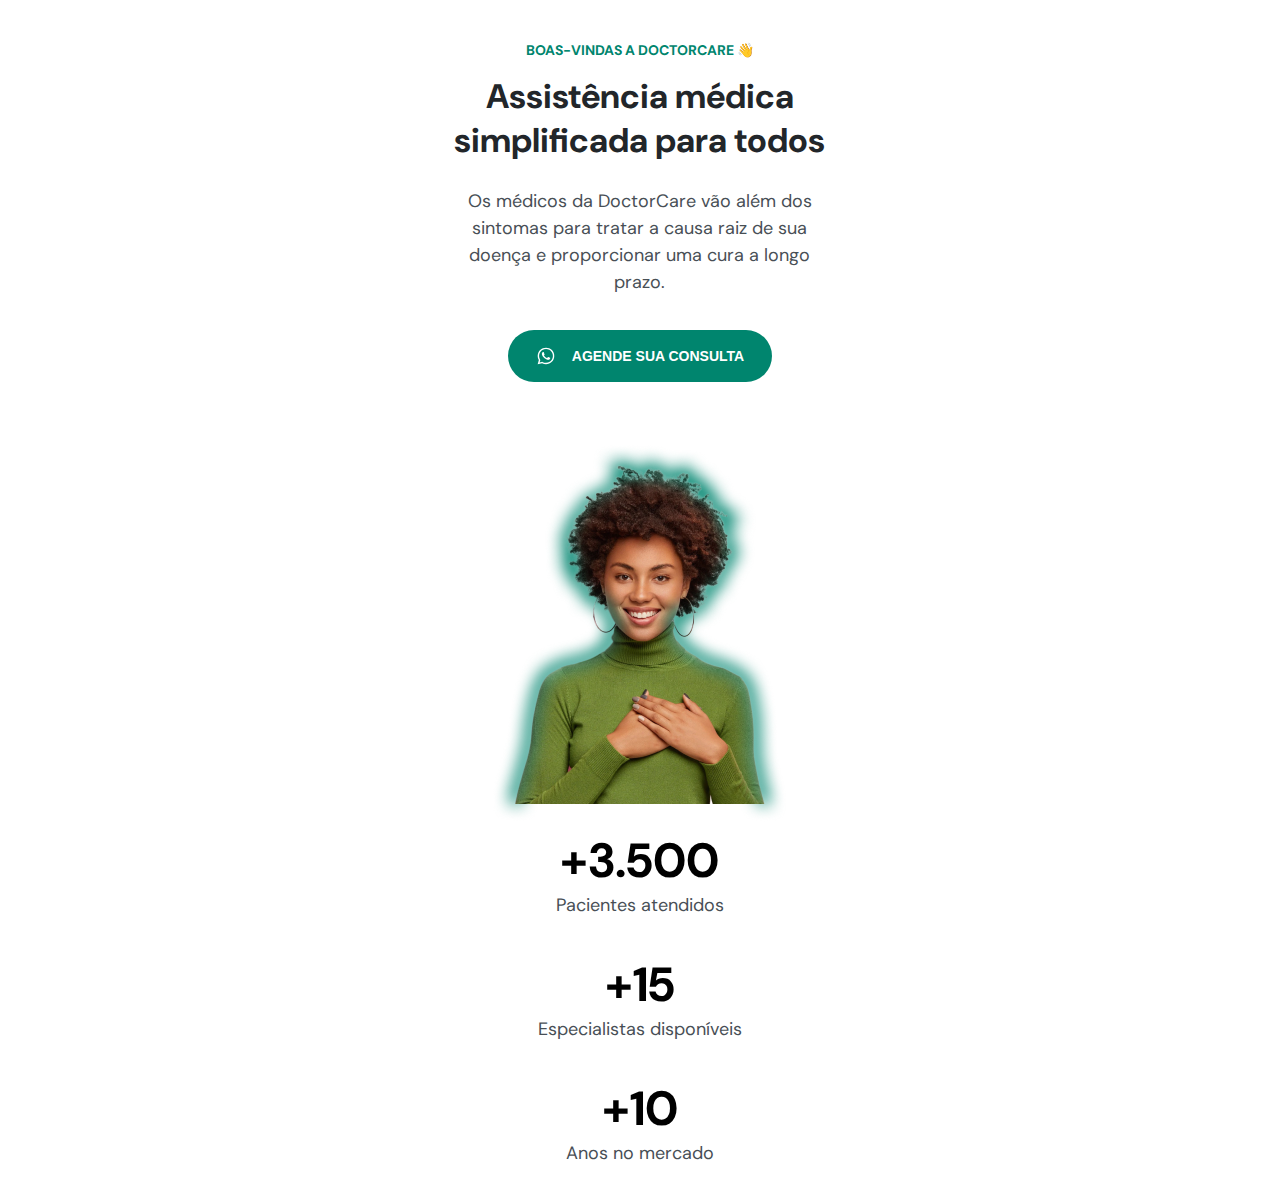
<file: index.html>
<!DOCTYPE html>
<html lang="pt-br">
<head>
  <meta charset="UTF-8">
  <meta http-equiv="X-UA-Compatible" content="IE=edge">
  <meta name="viewport" content="width=device-width, initial-scale=1.0">
  <title>Document</title>

  <link rel="stylesheet" href="./style.css">

  <link rel="preconnect" href="https://fonts.googleapis.com">
  <link rel="preconnect" href="https://fonts.gstatic.com" crossorigin>
  <link href="https://fonts.googleapis.com/css2?family=DM+Sans:wght@400;700&family=Roboto+Condensed:ital,wght@1,300&family=Roboto:ital,wght@0,100;0,300;0,400;0,500;0,700;1,300;1,700&family=Shizuru&display=swap" rel="stylesheet">
</head>
<body>
  <header>
    <h4>BOAS-VINDAS A DOCTORCARE 👋</h4>
    <h1>Assistência médica simplificada para todos</h1>
    <p>
      Os médicos da DoctorCare vão além dos sintomas para tratar a causa raiz de sua
      doença e proporcionar uma cura a longo prazo.
    </p>
    <button>
      <svg
        width="20"
        height="20"
        viewBox="0 0 20 20"
        fill="none"
        xmlns="http://www.w3.org/2000/svg"
      >
        <path
          d="M13.8337 11.6667C13.667 11.5833 12.5837 11.0833 12.417 11C12.2503 10.9167 12.0837 10.9167 11.917 11.0833C11.7503 11.25 11.417 11.75 11.2503 11.9167C11.167 12.0833 11.0003 12.0833 10.8337 12C10.2503 11.75 9.66699 11.4167 9.16699 11C8.75033 10.5833 8.33366 10.0833 8.00033 9.58334C7.91699 9.41668 8.00033 9.25001 8.08366 9.16668C8.16699 9.08334 8.25033 8.91668 8.41699 8.83334C8.50033 8.75001 8.58366 8.58334 8.58366 8.50001C8.66699 8.41668 8.66699 8.25001 8.58366 8.16668C8.50033 8.08334 8.08366 7.08334 7.91699 6.66668C7.83366 6.08334 7.66699 6.08334 7.50033 6.08334C7.41699 6.08334 7.25033 6.08334 7.08366 6.08334C6.91699 6.08334 6.66699 6.25001 6.58366 6.33334C6.08366 6.83334 5.83366 7.41668 5.83366 8.08334C5.91699 8.83334 6.16699 9.58334 6.66699 10.25C7.58366 11.5833 8.75033 12.6667 10.167 13.3333C10.5837 13.5 10.917 13.6667 11.3337 13.75C11.7503 13.9167 12.167 13.9167 12.667 13.8333C13.2503 13.75 13.7503 13.3333 14.0837 12.8333C14.2503 12.5 14.2503 12.1667 14.167 11.8333C14.167 11.8333 14.0003 11.75 13.8337 11.6667ZM15.917 4.08334C12.667 0.833344 7.41699 0.833344 4.16699 4.08334C1.50033 6.75001 1.00033 10.8333 2.83366 14.0833L1.66699 18.3333L6.08366 17.1667C7.33366 17.8333 8.66699 18.1667 10.0003 18.1667C14.5837 18.1667 18.2503 14.5 18.2503 9.91668C18.3337 7.75001 17.417 5.66668 15.917 4.08334ZM13.667 15.75C12.5837 16.4167 11.3337 16.8333 10.0003 16.8333C8.75033 16.8333 7.58366 16.5 6.50033 15.9167L6.25033 15.75L3.66699 16.4167L4.33366 13.9167L4.16699 13.6667C2.16699 10.3333 3.16699 6.16668 6.41699 4.08334C9.66699 2.00001 13.8337 3.08334 15.8337 6.25001C17.8337 9.50001 16.917 13.75 13.667 15.75Z"
          fill="white"
        />
      </svg>
    
      Agende sua consulta
    </button>
    
    <img src="./assets/Foto.png" alt="Mulher negra vestindo moletom verde e sorrindo" />
    
    <h3>+3.500</h3>
    <p>Pacientes atendidos</p>
    <h3>+15</h3>
    <p>Especialistas disponíveis</p>
    <h3>+10</h3>
    <p>Anos no mercado</p>
  </header>
</body>
</html>
</file>
<file: style.css>
*{
  margin: 0;
  box-sizing: border-box;
}

:root {

  --primary-color: hsl(170, 100%, 26%);
  --headline: hsl(210, 11%, 15%);
  --paragraph: hsl(210, 9%, 31%);

  font-size: 62.55%; /* 1rem = 10px */
}
body {
  font-family: 'DM Sans';
  font-size: 1.6rem;

  text-align: center;
}

header { 
  width: 37.5rem;
  margin-right:auto;
  margin-left: auto;

  margin-top: 4.1rem;
}

h4 {
  font-size: 1.4rem;
  color: var(--primary-color);
  margin-bottom: 1.6rem;
}

h1 {
  font-size: 3.4rem;
  color: var(--headline);
  line-height: 130%;

  margin-bottom: 2.4rem;
}

p{
  font-size: 1.8rem;
  line-height: 150%;
  font-weight: 400;
  color: var(--paragraph);

  margin-bottom: 3.4rem;
}

button {
  background: var(--primary-color);

  border: none;
  border-radius: 4rem;

  margin-bottom: 6rem;

  height: 5.2rem;
  width: 26.3rem;

  color: white;
  

  font-size: 1.4rem;
  font-weight: 700;
  text-transform: uppercase;

  display: flex;
  align-items: center;
  justify-content: center;
  gap: 1.6rem;

  margin-right: auto;
  margin-left: auto;
  
}

h3 {
  font-size: 4.8rem;
}
</file>
